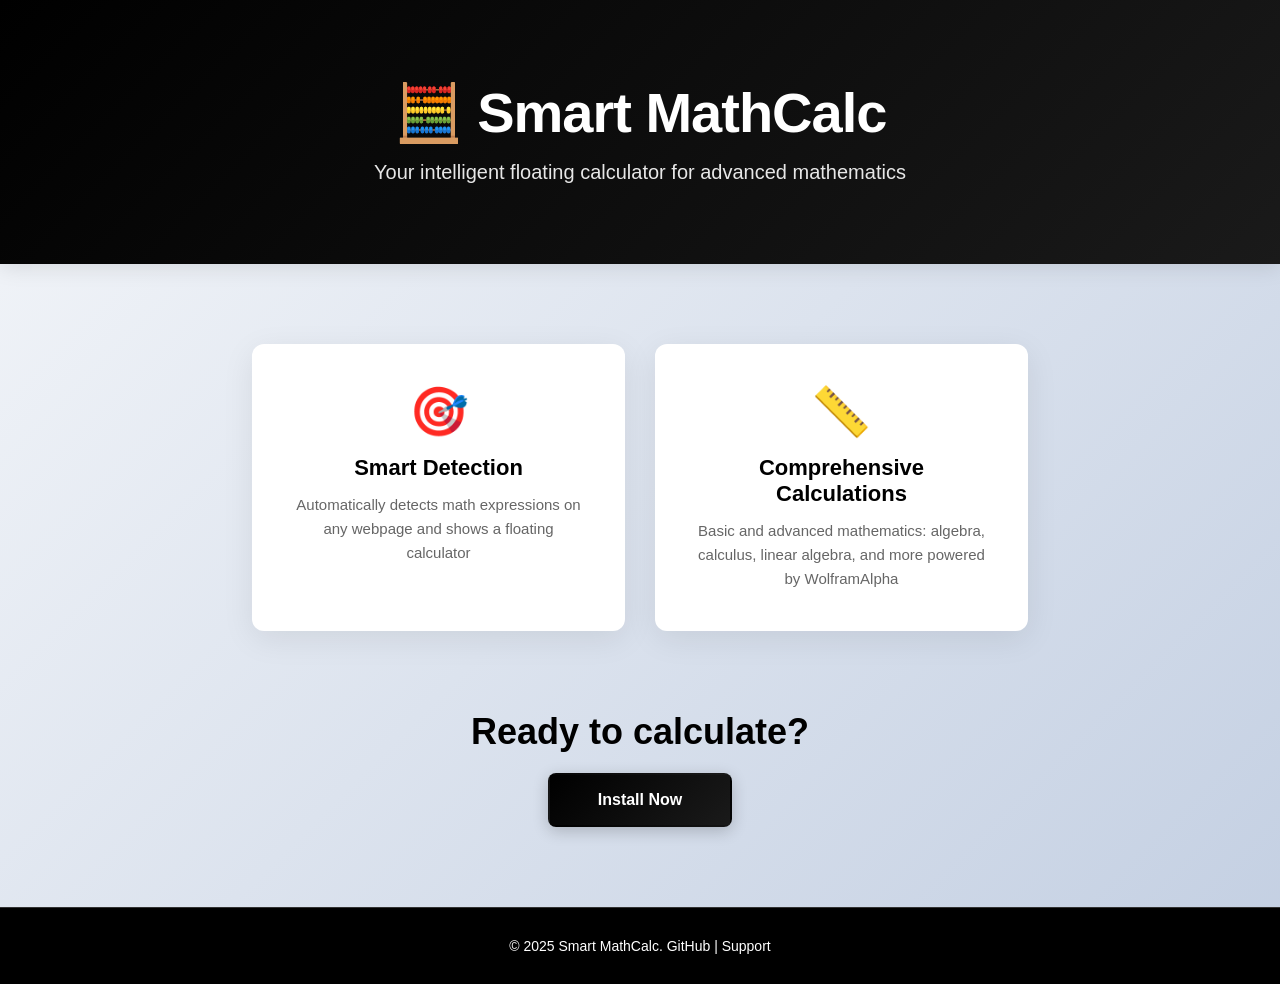
<file: index.html>
<!DOCTYPE html>
<html lang="en">
<head>
    <meta charset="UTF-8">
    <meta name="viewport" content="width=device-width, initial-scale=1.0">
    <title>Smart MathCalc - Chrome Extension</title>
    <style>
        * {
            margin: 0;
            padding: 0;
            box-sizing: border-box;
        }
        
        body {
            font-family: -apple-system, BlinkMacSystemFont, 'Segoe UI', 'Roboto', sans-serif;
            background: linear-gradient(135deg, #f5f7fa 0%, #c3cfe2 100%);
            min-height: 100vh;
            display: flex;
            flex-direction: column;
        }
        
        header {
            background: linear-gradient(135deg, #000000 0%, #1a1a1a 100%);
            color: #ffffff;
            padding: 80px 20px;
            text-align: center;
            box-shadow: 0 4px 20px rgba(0,0,0,0.1);
        }
        
        header h1 {
            font-size: 56px;
            margin-bottom: 15px;
            font-weight: 700;
            letter-spacing: -1px;
        }
        
        header .subtitle {
            font-size: 20px;
            opacity: 0.9;
            font-weight: 300;
        }
        
        .container {
            max-width: 1000px;
            margin: 0 auto;
            padding: 80px 20px;
            flex: 1;
            display: flex;
            flex-direction: column;
            justify-content: center;
            align-items: center;
        }
        
        .features {
            display: grid;
            grid-template-columns: repeat(auto-fit, minmax(280px, 1fr));
            gap: 30px;
            margin-bottom: 80px;
            width: 100%;
        }
        
        .feature {
            background: white;
            padding: 40px;
            border-radius: 12px;
            box-shadow: 0 8px 32px rgba(0,0,0,0.08);
            text-align: center;
            transition: transform 0.3s, box-shadow 0.3s;
        }
        
        .feature:hover {
            transform: translateY(-5px);
            box-shadow: 0 12px 48px rgba(0,0,0,0.12);
        }
        
        .feature .icon {
            font-size: 48px;
            margin-bottom: 15px;
        }
        
        .feature h3 {
            font-size: 22px;
            margin-bottom: 12px;
            color: #000000;
            font-weight: 600;
        }
        
        .feature p {
            color: #666666;
            line-height: 1.6;
            font-size: 15px;
        }
        
        .cta-section {
            text-align: center;
            width: 100%;
        }
        
        .cta-section h2 {
            font-size: 36px;
            margin-bottom: 20px;
            color: #000000;
        }
        
        .cta-section p {
            font-size: 16px;
            color: #666666;
            margin-bottom: 30px;
        }
        
        .cta-button {
            display: inline-block;
            background: linear-gradient(135deg, #000000 0%, #1a1a1a 100%);
            color: #ffffff;
            padding: 16px 48px;
            text-decoration: none;
            border-radius: 8px;
            font-weight: 600;
            font-size: 16px;
            transition: all 0.3s;
            box-shadow: 0 4px 16px rgba(0,0,0,0.2);
            border: 2px solid transparent;
        }
        
        .cta-button:hover {
            transform: translateY(-2px);
            box-shadow: 0 8px 24px rgba(0,0,0,0.3);
            background: linear-gradient(135deg, #1a1a1a 0%, #333333 100%);
        }
        
        .cta-button:active {
            transform: translateY(0);
        }
        
        footer {
            background: #000000;
            color: #ffffff;
            text-align: center;
            padding: 30px 20px;
            border-top: 1px solid #333333;
            font-size: 14px;
        }
        
        footer a {
            color: #ffffff;
            text-decoration: none;
            transition: opacity 0.3s;
        }
        
        footer a:hover {
            opacity: 0.7;
        }
        
        @media (max-width: 768px) {
            header h1 {
                font-size: 40px;
            }
            
            header .subtitle {
                font-size: 16px;
            }
            
            .container {
                padding: 40px 20px;
            }
            
            .features {
                gap: 20px;
            }
            
            .feature {
                padding: 30px;
            }
            
            .cta-section h2 {
                font-size: 28px;
            }
            
            .cta-button {
                padding: 14px 40px;
                font-size: 15px;
            }
        }
    </style>
</head>
<body>
    <header>
        <h1>🧮 Smart MathCalc</h1>
        <p class="subtitle">Your intelligent floating calculator for advanced mathematics</p>
    </header>
    
    <div class="container">
        <div class="features">
            <div class="feature">
                <div class="icon">🎯</div>
                <h3>Smart Detection</h3>
                <p>Automatically detects math expressions on any webpage and shows a floating calculator</p>
            </div>
            
            <div class="feature">
                <div class="icon">📏</div>
                <h3>Comprehensive Calculations</h3>
                <p>Basic and advanced mathematics: algebra, calculus, linear algebra, and more powered by WolframAlpha</p>
            </div>
        </div>
        
        <div class="cta-section">
            <h2>Ready to calculate?</h2>
            <a href="https://chromewebstore.google.com/detail/smart-mathcalc/bjabbleabclflmnaogmhgafppkokfcap" class="cta-button" target="_blank">Install Now</a>
        </div>
    </div>
    
    <footer>
        <p>© 2025 Smart MathCalc. <a href="https://github.com/JayTSXF/Smart-MathCalc" target="_blank">GitHub</a> | <a href="https://github.com/JayTSXF/Smart-MathCalc/issues" target="_blank">Support</a></p>
    </footer>
</body>
</html>
</html>
</file>
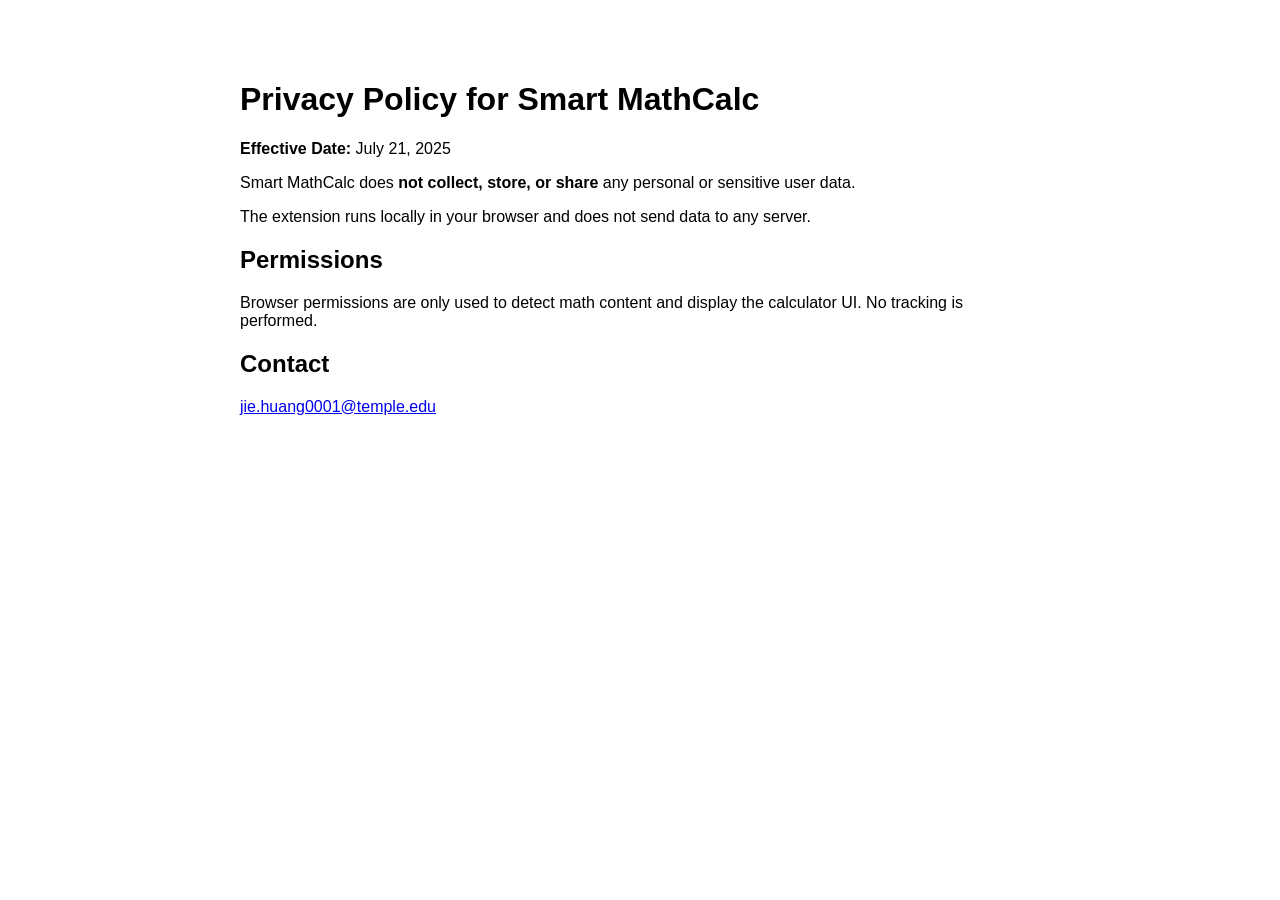
<file: privacy-policy.html>
<!DOCTYPE html>
<html lang="en">
<head>
  <meta charset="UTF-8" />
  <title>Privacy Policy - Smart MathCalc</title>
</head>
<body style="font-family: Arial, sans-serif; max-width: 800px; margin: 40px auto; padding: 20px;">
  <h1>Privacy Policy for Smart MathCalc</h1>
  <p><strong>Effective Date:</strong> July 21, 2025</p>
  <p>Smart MathCalc does <strong>not collect, store, or share</strong> any personal or sensitive user data.</p>
  <p>The extension runs locally in your browser and does not send data to any server.</p>
  <h2>Permissions</h2>
  <p>Browser permissions are only used to detect math content and display the calculator UI. No tracking is performed.</p>
  <h2>Contact</h2>
  <a href="mailto:jie.huang0001@temple.edu">jie.huang0001@temple.edu</a>
</body>
</html>
</file>
